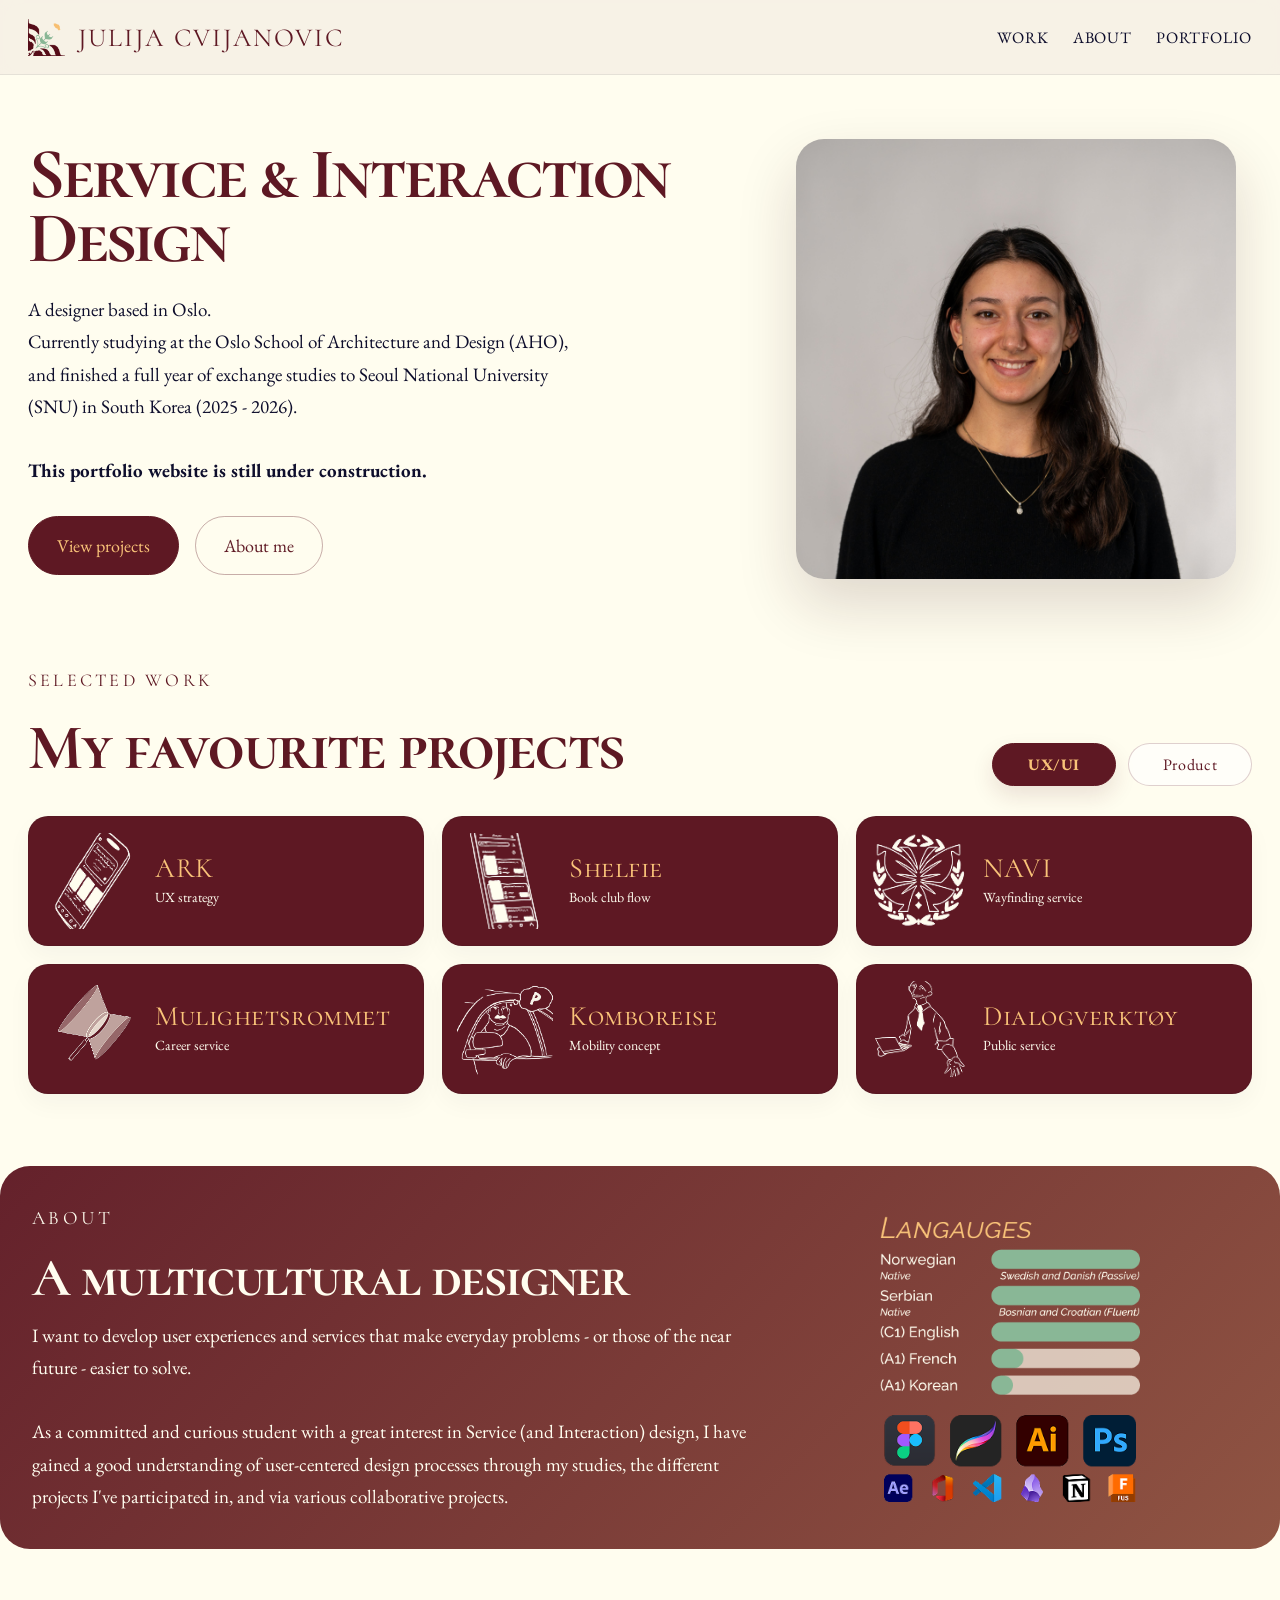
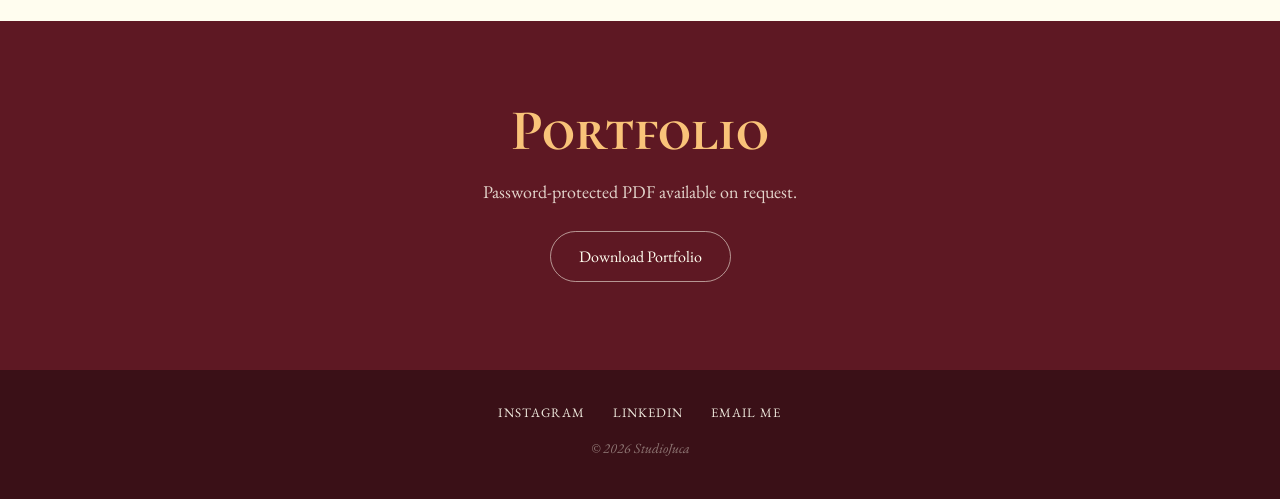
<file: index.html>
<!DOCTYPE html>
<html lang="en">

<head>
  <title>Julija Cvijanovic | Portfolio 2026</title>
  <meta charset="utf-8" />
  <meta name="viewport" content="width=device-width, initial-scale=1.0">
  <link rel="stylesheet" type="text/css" href="assets/style.css">
  <link href="https://fonts.googleapis.com/css2?family=Cormorant+SC:wght@300;400;600&family=EB+Garamond:ital,wght@0,400;0,600;1,400&display=swap" rel="stylesheet">
</head>

<body>

  <header id="site-header">
    <div class="header-inner">
      <div class="brand-block">
        <img src="assets/JUCA_Logo-Transp-Fjerdedel.png" alt="Juca logo" class="brand-mark" />
        <span class="brand-name">Julija Cvijanovic</span>
      </div>

      <nav class="main-nav" aria-label="Main navigation">
        <a href="#projects">Work</a>
        <a href="#about">About</a>
        <a href="#download">Portfolio</a> 
      </nav>

      <!-- <button id="darkmode" type="button">Light Mode</button> -->
    </div>
  </header>

  <main>
    <section id="intro">
      <div class="hero-copy">
        <h1>Service & Interaction Design</h1>
        <p class="intro-lead"> A designer based in Oslo. 
          <br>
          Currently studying at the 
          Oslo School of Architecture and Design (AHO), and finished a full year of 
          exchange studies to Seoul National University (SNU) in South Korea (2025 - 2026). 
        <br>
        <br>
        <strong>This portfolio website is still under construction.</strong></p>

        <div class="hero-actions">
          <a class="primary-link" href="#projects">View projects</a>
          <a class="secondary-link" href="#about">About me</a>
        </div>
      </div>

      <div class="intro-portrait">
        <img src="assets/julijacvijanovic_photo.jpg" alt="Julija Cvijanovic" />
      </div>
    </section>

    <section id="projects">
      <div class="section-heading">
        <div>
          <p class="section-kicker">Selected work</p>
          <h2>My favourite projects</h2>
        </div>

        <div class="filter-group" aria-label="Project categories">
          <button class="cat-label cat-uxui active" id="btn-uxui" type="button">UX/UI</button>
          <button class="cat-label cat-product" id="btn-product" type="button">Product</button>
        </div>
      </div>

      <div class="mindmap" aria-live="polite">
        <div class="project-set visible" id="uxui-set">
          <div class="project-row" id="row-1">
            <a href="pages/projects/ark.html" class="project-item project-uxui" aria-label="ARK project">
              <img src="assets/Projects/ARK-Lineart.png" alt="ARK" class="img-inactive" />
              <div class="project-meta">
                <span class="project-name">ARK</span>
                <span class="project-tag">UX strategy</span>
              </div>
            </a>
            <a href="pages/projects/shelfie.html" class="project-item project-uxui" aria-label="Shelfie project">
              <img src="assets/Projects/Shelfie-Lineart.png" alt="Shelfie" class="img-inactive" />
              <div class="project-meta">
                <span class="project-name">Shelfie</span>
                <span class="project-tag">Book club flow</span>
              </div>
            </a>
            <a href="pages/projects/navi.html" class="project-item project-uxui" aria-label="NAVI project">
              <img src="assets/Projects/NAVI-Lineart.png" alt="NAVI" class="img-inactive" />
              <div class="project-meta">
                <span class="project-name">NAVI</span>
                <span class="project-tag">Wayfinding service</span>
              </div>
            </a>
          </div>

          <div class="project-row" id="row-2">
            <a href="pages/projects/mulighetsrommet.html" class="project-item project-uxui" aria-label="Mulighetsrommet project">
              <img src="assets/Projects/Mulighetsrommet-Lineart.png" alt="Mulighetsrommet" class="img-inactive" />
              <div class="project-meta">
                <span class="project-name">Mulighetsrommet</span>
                <span class="project-tag">Career service</span>
              </div>
            </a>
            <a href="pages/projects/komboreise.html" class="project-item project-uxui" aria-label="Komboreise project">
              <img src="assets/Projects/Komboreise-Lineart.png" alt="Komboreise" class="img-inactive" />
              <div class="project-meta">
                <span class="project-name">Komboreise</span>
                <span class="project-tag">Mobility concept</span>
              </div>
            </a>
            <a href="pages/projects/dialogverktøy.html" class="project-item project-uxui" aria-label="Dialogverktøy project">
              <img src="assets/Projects/Dialogverktøy-Lineart.png" alt="Dialogverktøy" class="img-inactive" />
              <div class="project-meta">
                <span class="project-name">Dialogverktøy</span>
                <span class="project-tag">Public service</span>
              </div>
            </a>
          </div>
        </div>

        <div class="project-set" id="product-set">
          <div class="project-row" id="row-3">
            <a href="pages/projects/solbakken.html" class="project-item project-product" aria-label="Solbakken project">
              <img src="assets/Projects/Solbakken-Lineart.png" alt="Solbakken" class="img-inactive" />
              <div class="project-meta">
                <span class="project-name">Solbakken</span>
                <span class="project-tag">Sustainable eating</span>
              </div>
            </a>
            <a href="pages/projects/ludo.html" class="project-item project-product" aria-label="Ludo project">
              <img src="assets/Projects/Ludo-Lineart.png" alt="Ludo" class="img-inactive" />
              <div class="project-meta">
                <span class="project-name">Ludo</span>
                <span class="project-tag">Packaging concept</span>
              </div>
            </a>
            <a href="pages/projects/sommerrocutlery.html" class="project-item project-product" aria-label="Sommerro Cutlery project">
              <img src="assets/Projects/SommerroCutlery-Lineart.png" alt="Sommerro Cutlery" class="img-inactive" />
              <div class="project-meta">
                <span class="project-name">Sommerro</span>
                <span class="project-tag">Hospitality design</span>
              </div>
            </a>
          </div>

          <div class="project-row" id="row-4">
            <a href="pages/projects/ticktacktoe.html" class="project-item project-product" aria-label="TickTackToe project">
              <img src="assets/Projects/TickTackToe-Lineart.png" alt="TickTackToe" class="img-inactive" />
              <div class="project-meta">
                <span class="project-name">TickTackToe</span>
                <span class="project-tag">Product prototype</span>
              </div>
            </a>
          </div>
        </div>
      </div>
    </section>

    <section id="about" class="about-panel">
      <div class="about-copy">
        <p class="section-kicker">About</p>
        <h3>A multicultural designer</h3>
        <p>I want to develop user experiences and services that make everyday problems - or those of the near future - easier to solve.
          <br>
          <br>
          As a committed and curious student with a great interest in Service (and Interaction) design, I have gained a good understanding 
          of user-centered design processes through my studies, the different projects I've participated in, and via various collaborative projects.</p>
      </div>

      <div class="about-note" aria-label="Design visual references">
        <img src="assets/VISUAL_Language.png" alt="Visual language reference" class="about-visual" />
        <img src="assets/VISUAL_Programs.png" alt="Visual programs reference" class="about-visual" />
      </div>
    </section>

    <section id="download">
      <h2>Portfolio</h2>
      <p>Password-protected PDF available on request.</p>
      <button id="download-btn" type="button" onclick="requestDownload()">Download Portfolio</button>
    </section>
  </main>

  <footer id="site-footer">
    <div class="footer-links">
      <a href="https://www.instagram.com/studiojuca/" target="_blank" rel="noreferrer" class="footer-link">Instagram</a>
      <a href="https://www.linkedin.com/in/julijacvijanovic/" target="_blank" rel="noreferrer" class="footer-link">LinkedIn</a>
      <a href="mailto:cvijanovicjulija@gmail.com" class="footer-link">Email me</a>
    </div>
    <p class="footer-copy">&copy; 2026 StudioJuca</p>
  </footer>

  <script src="assets/script.js"></script>
</body>
</html>
</file>
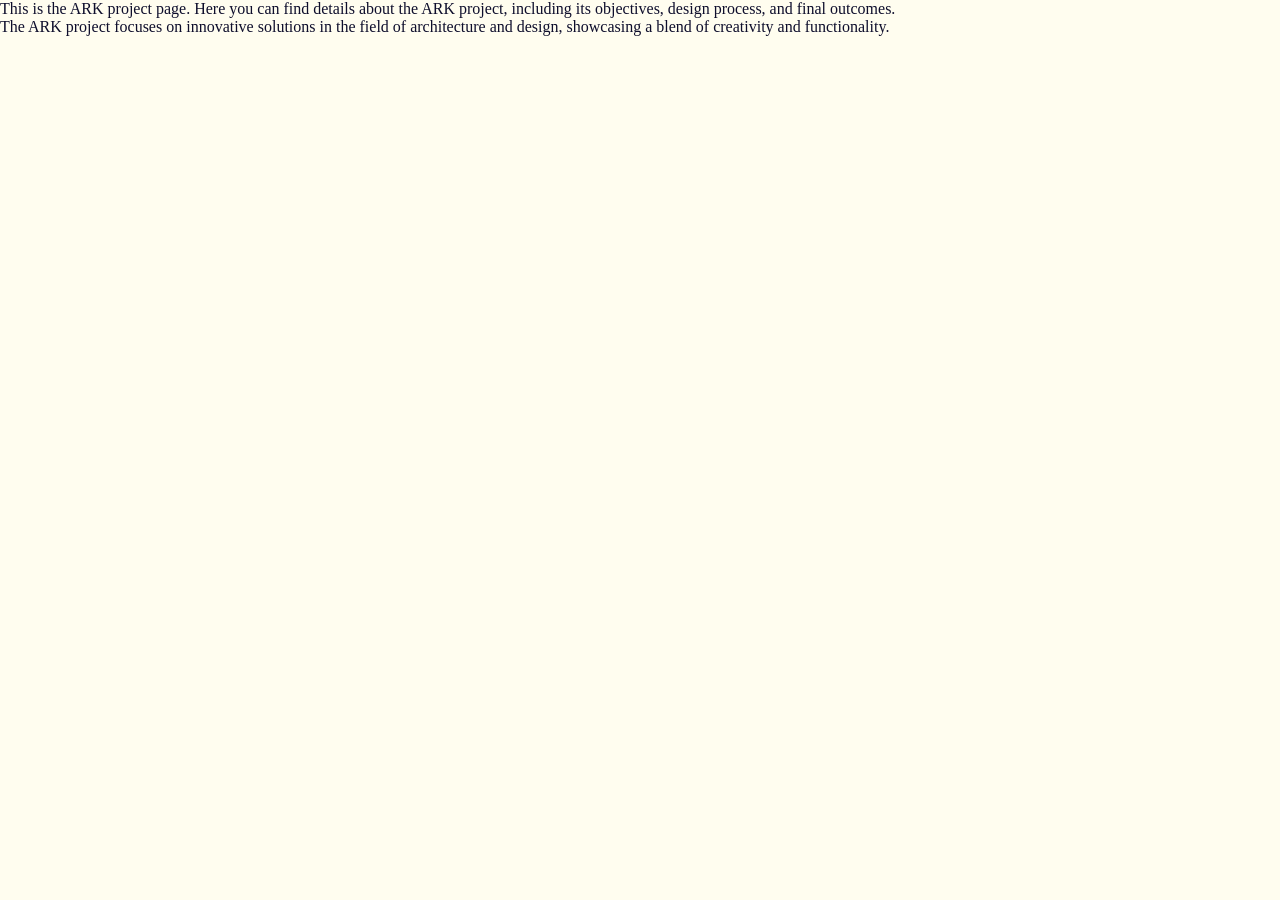
<file: pages/projects/ark.html>
﻿<!DOCTYPE html>
<html>

<head>
  <title>ARK | Julija Cvijanovic</title>
  <meta charset="utf-8" />
  <link rel="stylesheet" type="text/css" href="../../assets/style.css">
</head>

<body>

  <!-- ARK project information goes here -->
  <p>
    This is the ARK project page. Here you can find details about the ARK project, including its objectives, design process, and final outcomes. 
  </p>

  <p>
    The ARK project focuses on innovative solutions in the field of architecture and design, showcasing a blend of creativity and functionality.
  </p>
</body>
</html>
</file>
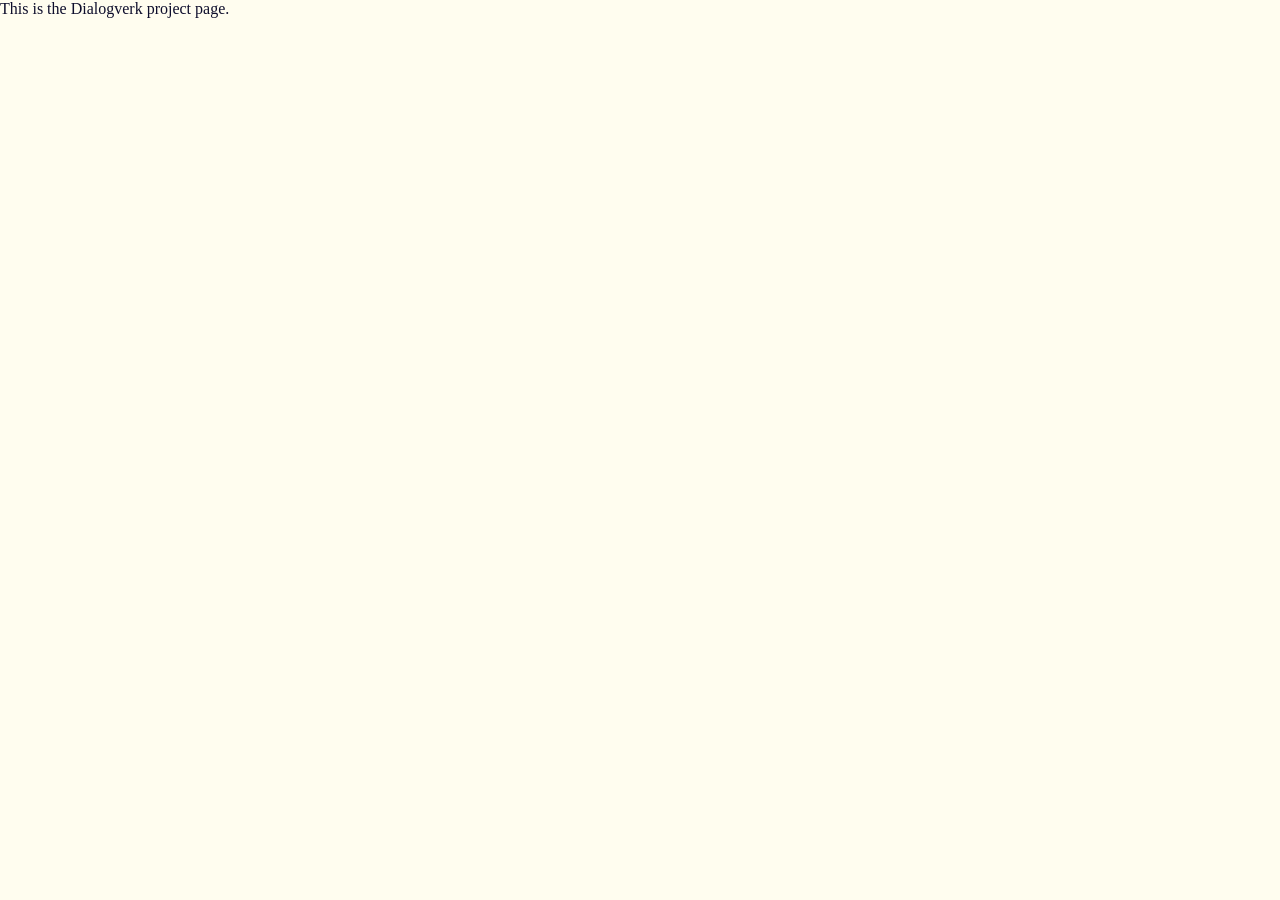
<file: pages/projects/dialogverktøy.html>
﻿<!DOCTYPE html>
<html>

<head>
  <title>ARK | Julija Cvijanovic</title>
  <meta charset="utf-8" />
  <link rel="stylesheet" type="text/css" href="../../assets/style.css">
</head>

<body>

  <!-- Dialogverktøy project information goes here -->
  <p>
    This is the Dialogverk project page. 
  </p>
  
</body>
</html>
</file>
<file: assets/style.css>
:root {
  --chocolate-cosmos: #5E1823;
  --ivory: #FFFDEF;
  --goldilocks: #F9C379;
  --frozenwater: #BCD6BD;
  --onyx: #0E0E2C;
  --onyx-light: #3E3E56;
  --paper: #f6efe4;
  --panel: rgba(255, 255, 255, 0.42);
  --line: rgba(23, 27, 44, 0.14);
  --shadow: rgba(25, 19, 21, 0.12);
  --font-heading: 'Cormorant SC', Georgia, serif;
  --font-body: 'EB Garamond', Georgia, serif;
}

* {
  box-sizing: border-box;
  margin: 0;
  padding: 0;
}

html {
  scroll-behavior: smooth;
}

body {
  font-family: var(--font-body);
  color: var(--onyx);
  background: #FFFDEF;
}

img {
  max-width: 100%;
  display: block;
}

button, a {
  font: inherit;
}

a {
  color: inherit;
  text-decoration: none;
}

#site-header {
  position: sticky;
  top: 0;
  z-index: 20;
  backdrop-filter: blur(10px);
  background: rgba(245, 238, 227, 0.74);
  border-bottom: 1px solid rgba(23, 27, 44, 0.08);
}

.header-inner {
  max-width: 1280px;
  margin: 0 auto;
  padding: 18px 28px;
  display: flex;
  align-items: center;
  justify-content: space-between;
  gap: 20px;
}

.brand-block {
  display: flex;
  align-items: center;
  gap: 12px;
}

.brand-mark {
  width: 38px;
  height: 38px;
  object-fit: contain;
  display: block;
  border-radius: 0;
  background: transparent;
  padding: 0;
}

.brand-name {
  font-family: var(--font-heading);
  font-size: 26px;
  letter-spacing: 0.08em;
  text-transform: uppercase;
  color: var(--chocolate-cosmos);
}

.main-nav {
  display: flex;
  align-items: center;
  gap: 24px;
  font-size: 16px;
  letter-spacing: 0.06em;
  text-transform: uppercase;
  color: var(--onyx);
}

.main-nav a {
  position: relative;
  transition: color 0.2s ease;
}

.main-nav a::after {
  content: "";
  position: absolute;
  left: 0;
  bottom: -5px;
  width: 100%;
  height: 1px;
  background: currentColor;
  transform: scaleX(0);
  transform-origin: left;
  transition: transform 0.25s ease;
}

.main-nav a:hover::after,
.main-nav a:focus-visible::after {
  transform: scaleX(1);
}

#darkmode {
  border: 1px solid rgba(23, 27, 44, 0.25);
  background: transparent;
  color: var(--onyx);
  border-radius: 999px;
  padding: 8px 18px;
  cursor: pointer;
  transition: background 0.2s ease, border-color 0.2s ease, transform 0.2s ease;
}

#darkmode:hover {
  background: rgba(94, 24, 35, 0.06);
  transform: translateY(-1px);
}

#intro {
  max-width: 1280px;
  margin: 0 auto;
  padding: 64px 28px 20px;
  display: grid;
  grid-template-columns: 1.2fr 0.8fr;
  gap: 42px;
  align-items: center;
}

.hero-copy {
  max-width: 680px;
}

.eyebrow,
.section-kicker {
  font-family: var(--font-heading);
  font-size: 18px;
  letter-spacing: 0.18em;
  text-transform: uppercase;
  color: var(--chocolate-cosmos);
  margin-bottom: 18px;
}

.hero-copy h1 {
  font-family: var(--font-heading);
  font-size: 72px;
  line-height: 0.88;
  letter-spacing: -0.04em;
  color: var(--chocolate-cosmos);
  margin-bottom: 24px;
}

.intro-lead {
  font-size: 19px;
  line-height: 1.7;
  color: var(--onyx);
  max-width: 560px;
}

.hero-actions {
  margin-top: 28px;
  display: flex;
  flex-wrap: wrap;
  gap: 16px;
}

.primary-link,
.secondary-link {
  display: inline-flex;
  align-items: center;
  justify-content: center;
  padding: 17px 28px;
  font-size: 18px;
  border-radius: 999px;
  border: 1px solid rgba(94, 24, 35, 0.35);
  transition: transform 0.2s ease, background 0.2s ease, color 0.2s ease;
}

.primary-link {
  background: var(--chocolate-cosmos);
  color: var(--goldilocks);
  border-color: var(--chocolate-cosmos);
}

.secondary-link {
  background: transparent;
  color: var(--chocolate-cosmos);
}

.primary-link:hover,
.secondary-link:hover {
  transform: translateY(-2px);
}

.intro-portrait {
  display: flex;
  justify-content: center;
}

.intro-portrait img {
  width: 440px;
  max-width: 100%;
  border-radius: 28px;
  box-shadow: 0 26px 60px rgba(57, 21, 25, 0.16);
}

.stats {
  max-width: 1280px;
  margin: 0 auto;
  padding: 18px 28px 0;
  display: grid;
  grid-template-columns: repeat(3, minmax(160px, 1fr));
  gap: 18px;
}

.stat-card {
  background: rgba(255, 255, 255, 0.5);
  border: 1px solid var(--line);
  border-radius: 22px;
  padding: 20px 22px;
  box-shadow: 0 10px 25px var(--shadow);
}

.stat-label {
  display: block;
  font-size: 13px;
  letter-spacing: 0.08em;
  text-transform: uppercase;
  color: rgba(23, 27, 44, 0.6);
  margin-bottom: 7px;
}

.stat-card strong {
  font-family: var(--font-heading);
  font-size: 38px;
  color: var(--chocolate-cosmos);
  letter-spacing: -0.03em;
}

#projects {
  max-width: 1280px;
  margin: 0 auto;
  padding: 70px 28px 72px;
}

#about {
  margin-top: 0;
}

.section-heading {
  display: flex;
  align-items: end;
  justify-content: space-between;
  gap: 16px;
  margin-bottom: 30px;
}

.section-heading h2 {
  font-family: var(--font-heading);
  font-size: 64px;
  color: var(--chocolate-cosmos);
  letter-spacing: -0.03em;
}

.filter-group {
  display: grid;
  grid-template-columns: repeat(2, minmax(120px, 1fr));
  gap: 12px;
  width: min(100%, 260px);
}

.cat-label {
  display: inline-flex;
  align-items: center;
  justify-content: center;
  width: 100%;
  border: 1px solid rgba(94, 24, 35, 0.2);
  background: rgba(255, 255, 255, 0.6);
  color: var(--chocolate-cosmos);
  border-radius: 999px;
  padding: 10px 18px;
  cursor: pointer;
  transition: all 0.2s ease;
  letter-spacing: 0.04em;
}

.cat-label:hover {
  transform: translateY(-1px);
}

.cat-label.active {
  background: var(--chocolate-cosmos);
  border-color: var(--chocolate-cosmos);
  color: var(--goldilocks);
  font-weight: 700;
  box-shadow: 0 10px 22px rgba(94, 24, 35, 0.12);
}

.mindmap {
  display: flex;
  flex-direction: column;
  gap: 18px;
}

.project-set {
  display: none;
}

.project-set.visible {
  display: block;
}

.project-row {
  display: flex;
  flex-wrap: wrap;
  gap: 18px;
  opacity: 1;
  pointer-events: auto;
  transform: none;
  transition: opacity 0.35s ease, transform 0.35s ease;
}

.project-row + .project-row {
  margin-top: 18px;
}

.project-item,
.project-uxui,
.project-product {
  display: flex;
  align-items: center;
  gap: 16px;
  width: calc(33.333% - 12px);
  min-width: 260px;
  padding: 16px 16px 16px 14px;
  border-radius: 20px;
  border: 1px solid rgba(23, 27, 44, 0.08);
  background: #5E1823;
  box-shadow: 0 10px 24px rgba(23, 27, 44, 0.04);
  transition: transform 0.25s ease, box-shadow 0.25s ease, border-color 0.25s ease;
}

.project-item:hover {
  transform: translateY(-2px);
  box-shadow: 0 18px 28px rgba(23, 27, 44, 0.08);
  border-color: rgba(94, 24, 35, 0.18);
}

.project-item img {
  width: 96px;
  height: 96px;
  object-fit: cover;
  border-radius: 16px;
  flex-shrink: 0;
}

.project-meta {
  display: flex;
  flex-direction: column;
  justify-content: center;
  gap: 6px;
  min-width: 0;
}

.project-name {
  font-family: var(--font-heading);
  font-size: 28px;
  line-height: 1;
  letter-spacing: 0.02em;
  color: var(--goldilocks);
}

.project-tag {
  font-size: 14px;
  color: var(--ivory);
  line-height: 1.4;
}

body.dark-mode .project-item {
  background: var(--chocolate-cosmos);
  border-color: rgba(239, 233, 223, 0.12);
}

body.dark-mode .project-name {
  color: var(--goldilocks);
}

body.dark-mode .project-tag {
  color: var(--ivory);
}

.about-panel {
  max-width: 1280px;
  margin: 0 auto 72px;
  padding: 36px 32px;
  background: linear-gradient(135deg, rgba(94, 24, 35, 0.96), rgba(128, 61, 43, 0.88));
  border-radius: 30px;
  display: grid;
  grid-template-columns: 1.2fr 0.8fr;
  gap: 26px;
  color: var(--ivory);
}

.about-copy h3 {
  font-family: var(--font-heading);
  font-size: 54px;
  line-height: 0.95;
  letter-spacing: -0.03em;
  margin-bottom: 16px;
  color: var(--ivory);
}

.about-copy p {
  font-size: 19px;
  line-height: 1.7;
  color: var(--ivory);
}

.about-note {
  display: flex;
  flex-direction: column;
  justify-content: center;
  gap: 16px;
  padding: 0;
  background: transparent;
  border: none;
  border-radius: 0;
  min-height: 100%;
}

.about-visual {
  width: 100%;
  max-width: 260px;
  height: auto;
  object-fit: contain;
  display: block;
  margin: 0 auto;
}

#download {
  background: var(--chocolate-cosmos);
  color: var(--ivory);
  text-align: center;
  padding: 74px 28px 88px;
}

#download h2 {
  font-family: var(--font-heading);
  font-size: 58px;
  margin-bottom: 14px;
  color: var(--goldilocks);
}

#download p {
  font-size: 18px;
  color: rgba(255, 253, 239, 0.82);
  margin-bottom: 28px;
}

#download-btn {
  background: transparent;
  border: 1px solid rgba(255, 253, 239, 0.55);
  color: var(--ivory);
  border-radius: 999px;
  padding: 14px 28px;
  cursor: pointer;
  transition: background 0.2s ease, color 0.2s ease, transform 0.2s ease;
}

#download-btn:hover {
  background: var(--ivory);
  color: var(--chocolate-cosmos);
  transform: translateY(-2px);
}

#site-footer {
  background: #3a1017;
  color: var(--ivory);
  padding: 34px 28px 42px;
  text-align: center;
}

.footer-links {
  display: flex;
  justify-content: center;
  gap: 28px;
  flex-wrap: wrap;
  margin-bottom: 18px;
}

.footer-link {
  position: relative;
  letter-spacing: 0.08em;
  text-transform: uppercase;
  font-size: 13px;
  opacity: 0.92;
}

.footer-link::after {
  content: "";
  position: absolute;
  left: 0;
  bottom: -5px;
  width: 100%;
  height: 1px;
  background: currentColor;
  transform: scaleX(0);
  transform-origin: left;
  transition: transform 0.2s ease;
}

.footer-link:hover::after {
  transform: scaleX(1);
}

.footer-copy {
  color: rgba(255, 253, 239, 0.7);
  font-size: 15px;
}

body.dark-mode {
  background: var(--chocolate-cosmos);
  color: var(--ivory);
}

body.dark-mode #site-header {
  background: rgba(94, 24, 35, 0.82);
  border-bottom-color: rgba(255, 253, 239, 0.12);
}

body.dark-mode .brand-name,
body.dark-mode .hero-copy h1,
body.dark-mode .eyebrow,
body.dark-mode .section-heading h2,
body.dark-mode .stat-card strong,
body.dark-mode .about-copy h3,
body.dark-mode #download h2,
body.dark-mode .project-name,
body.dark-mode .cat-label.active {
  color: var(--chocolate-cosmos);
}

body.dark-mode .main-nav,
body.dark-mode #darkmode,
body.dark-mode .intro-lead,
body.dark-mode .stat-label,
body.dark-mode .about-copy p,
body.dark-mode .about-note p,
body.dark-mode #download p,
body.dark-mode .project-tag,
body.dark-mode .footer-copy {
  color: var(--onyx);
}

body.dark-mode .primary-link {
  background: var(--ivory);
  color: var(--chocolate-cosmos);
  border-color: var(--ivory);
}

body.dark-mode #darkmode {
  border-color: rgba(255, 253, 239, 0.25);
  color: var(--ivory);
}

body.dark-mode .cat-label,
body.dark-mode .project-item,
body.dark-mode .project-uxui,
body.dark-mode .project-product {
  background: var(--ivory);
  border-color: rgba(23, 27, 44, 0.08);
  color: var(--onyx);
}

body.dark-mode .cat-label {
  color: var(--chocolate-cosmos);
}

body.dark-mode .cat-label.active {
  background: var(--ivory);
  border-color: var(--ivory);
  font-weight: 700;
}

body.dark-mode .project-name {
  color: var(--goldilocks);
}

body.dark-mode .project-tag {
  color: var(--ivory);
}

body.dark-mode .about-panel {
  background: var(--chocolate-cosmos);
}

body.dark-mode #download {
  background: var(--chocolate-cosmos);
}

body.dark-mode #download h2 {
  color: var(--goldilocks);
}

body.dark-mode #download-btn {
  background: var(--ivory);
  border-color: var(--ivory);
  color: var(--onyx);
}

body.dark-mode #download-btn:hover {
  background: var(--ivory);
  color: var(--chocolate-cosmos);
}

body.dark-mode #site-footer {
  background: var(--chocolate-cosmos);
}

body.dark-mode .footer-link {
  color: var(--ivory);
}

body.dark-mode .about-copy h3,
body.dark-mode .about-copy p,
body.dark-mode .about-note {
  color: var(--ivory);
}

@media (max-width: 900px) {
  .header-inner,
  .section-heading,
  .about-panel {
    grid-template-columns: 1fr;
    display: flex;
    flex-direction: column;
    align-items: flex-start;
  }

  .header-inner {
    justify-content: center;
    text-align: center;
  }

  .main-nav {
    order: 3;
    width: 100%;
    justify-content: center;
  }

  #intro,
  .about-panel {
    grid-template-columns: 1fr;
  }

  .section-heading {
    align-items: flex-start;
  }
}

@media (max-width: 640px) {
  .header-inner {
    padding: 16px 18px;
  }

  .brand-name {
    letter-spacing: 0.04em;
    font-size: 19px;
  }

  .main-nav {
    gap: 14px;
    font-size: 12px;
  }

  #intro,
  #projects,
  .about-panel,
  .stats {
    padding-left: 18px;
    padding-right: 18px;
  }

  .project-row {
    justify-content: center;
  }

  .project-btn {
    min-width: 150px;
    max-width: none;
    flex-basis: 220px;
  }
}

.footer-link:hover {
  border-bottom-color: var(--ivory);
}

.footer-copy {
  font-size: 14px;
  opacity: 0.6;
  font-style: italic;
}

/* ---- DARK MODE ---- */
body.dark-mode {
  --chocolate-cosmos: #FFFDEF;
  --ivory: #550C18;
}

/* ---- RESPONSIVE: MOBILE ---- */
@media (max-width: 768px) {

  /* Header */
  #site-header {
    padding: 14px 16px;
    justify-content: space-between;
  }

  #site-header h1 {
    font-size: 26px;
  }

  #darkmode {
    position: static;
    font-size: 13px;
    padding: 5px 12px;
  }

  /* Intro: stack portrait above text */
  #intro {
    flex-direction: column;
    align-items: center;
    text-align: center;
    padding: 36px 24px;
    gap: 24px;
  }

  .intro-portrait img {
    width: 160px;
  }

  .intro-text {
    max-width: 100%;
  }

  .intro-text p {
    text-align: left;
  }

  /* Projects section */
  #projects {
    padding: 32px 0 40px;
  }

  /* Mindmap: 3-column grid — labels in one row, project rows below */
  .mindmap {
    display: grid;
    grid-template-columns: 1fr 1fr 1fr;
    gap: 16px;
    padding: 0 16px 24px;
  }

  .cat-uxui   { grid-column: 1; grid-row: 1; min-height: 56px; }
  .cat-collab { grid-column: 2; grid-row: 1; min-height: 56px; }
  .cat-product{ grid-column: 3; grid-row: 1; min-height: 56px; }

  #row-1 { grid-column: 1 / 4; grid-row: 2; }
  #row-2 { grid-column: 1 / 4; grid-row: 3; }
  #row-3 { grid-column: 1 / 4; grid-row: 4; }
  #row-4 { grid-column: 1 / 4; grid-row: 5; }

  .project-row {
    justify-content: space-around;
    flex-wrap: wrap;
    gap: 12px;
    min-height: 100px;
  }

  /* Smaller project images */
  .project-btn,
  .project-btn img {
    width: 85px;
    height: 85px;
  }

  /* Download section */
  #download {
    padding: 40px 24px;
  }

  /* Footer */
  #site-footer {
    padding: 32px 24px 20px;
  }

  .footer-links {
    gap: 20px;
  }
}
</file>
